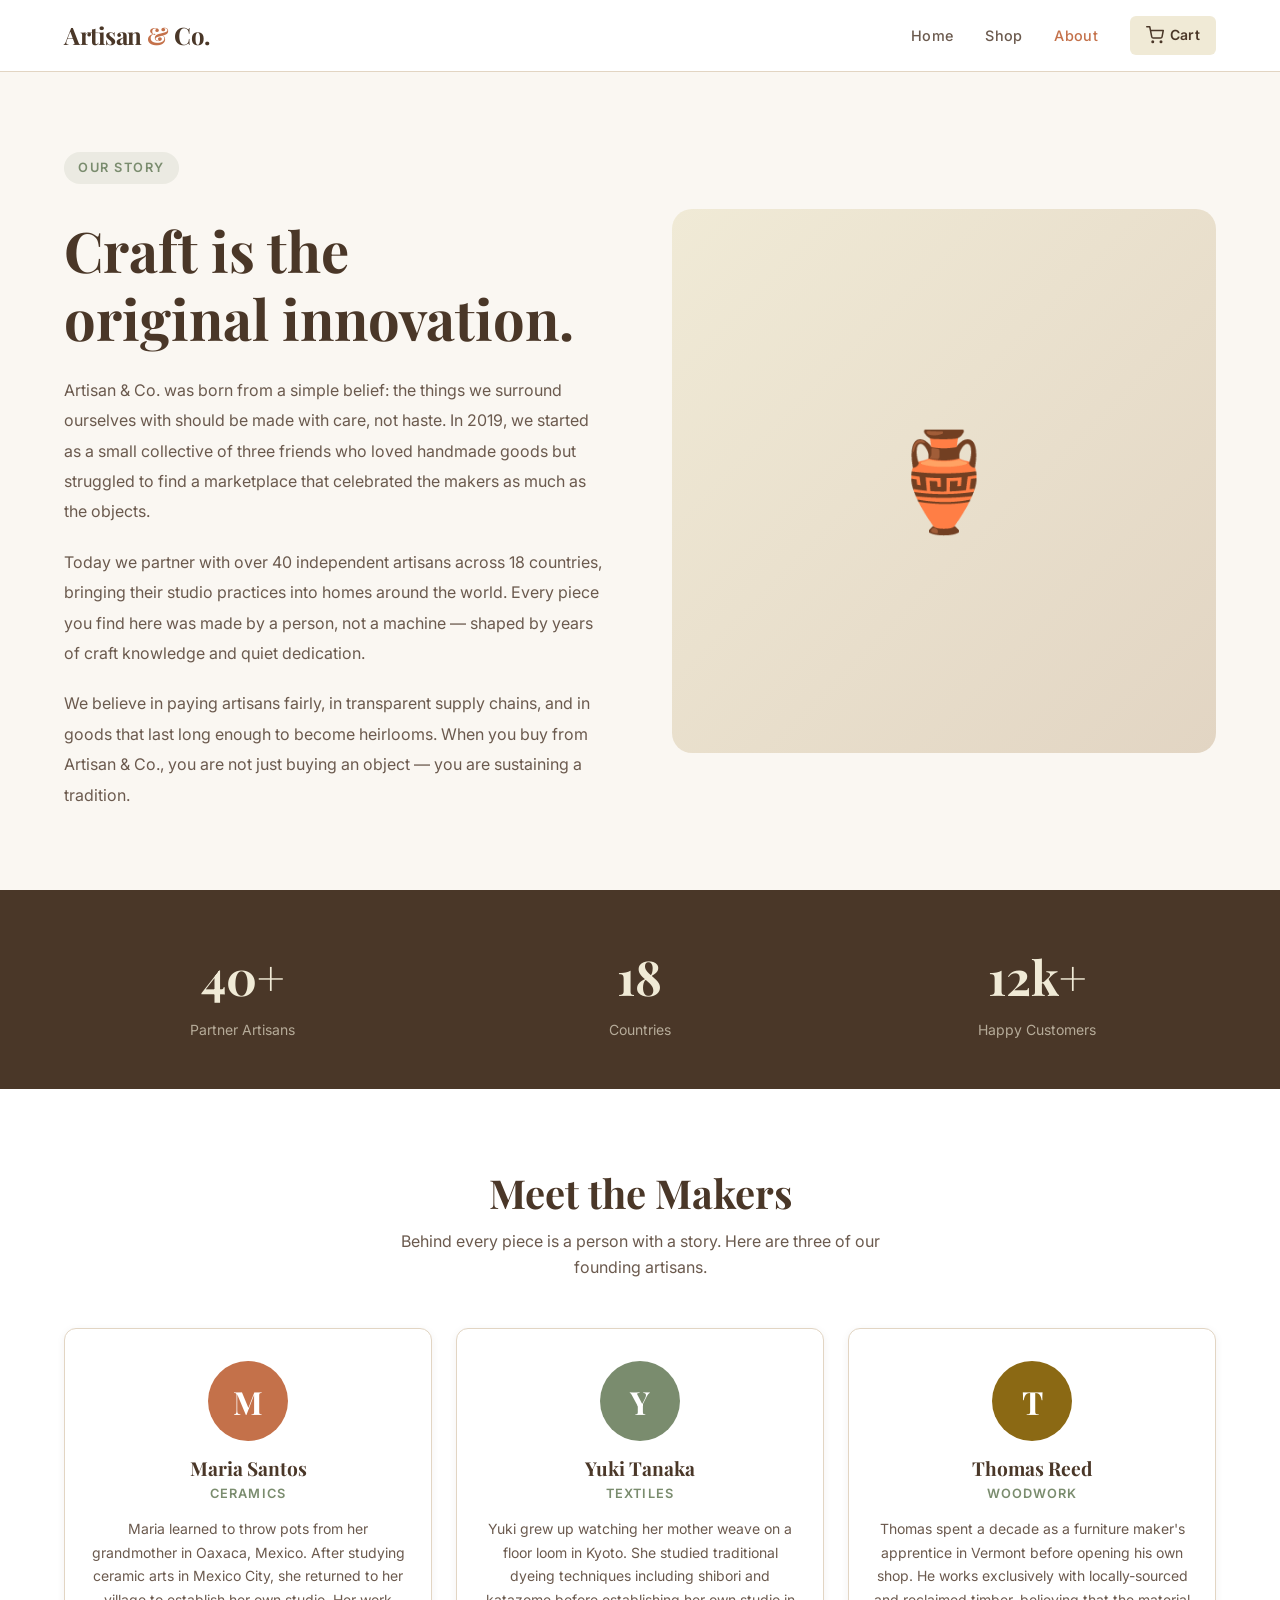
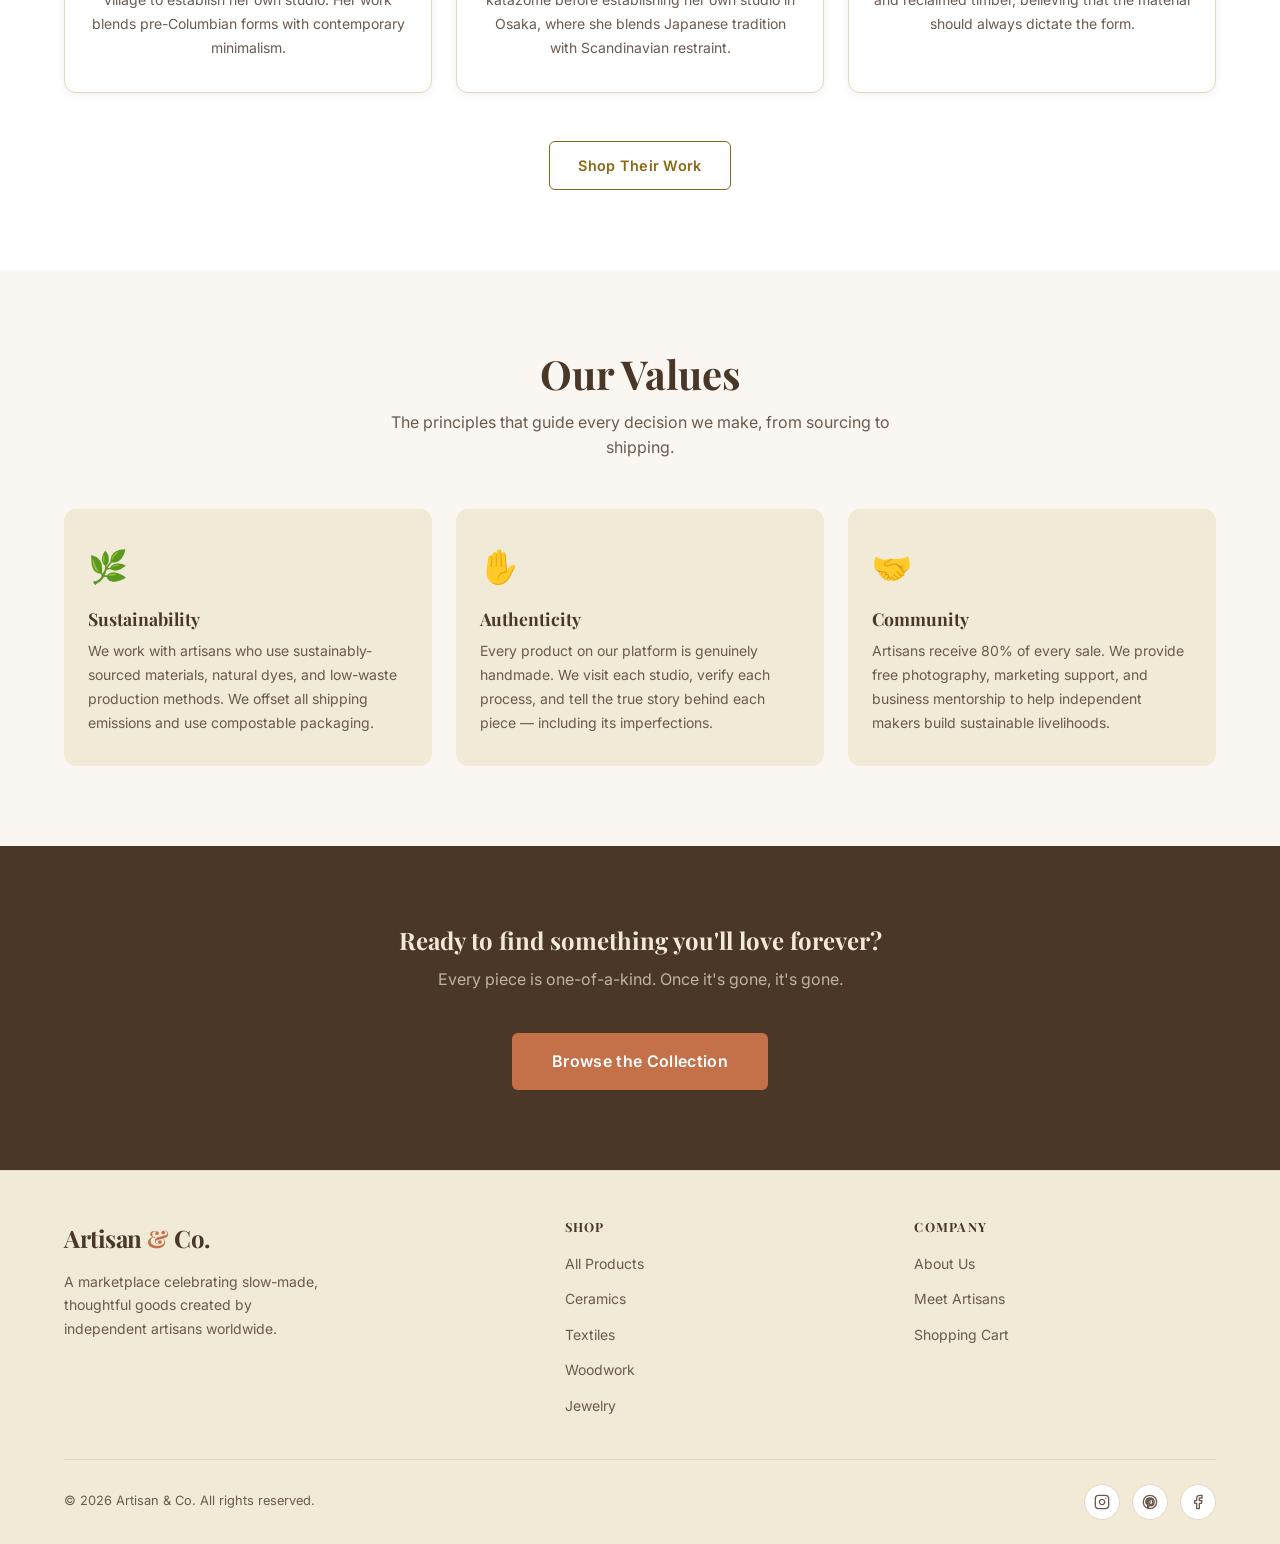
<file: about.html>
<!DOCTYPE html>
<html lang="en">
<head>
  <meta charset="UTF-8" />
  <meta name="viewport" content="width=device-width, initial-scale=1.0" />
  <title>About — Artisan & Co.</title>
  <link rel="preconnect" href="https://fonts.googleapis.com" />
  <link rel="preconnect" href="https://fonts.gstatic.com" crossorigin />
  <link href="https://fonts.googleapis.com/css2?family=Playfair+Display:wght@400;600;700&family=Inter:wght@400;500;600;700&display=swap" rel="stylesheet" />
  <link rel="stylesheet" href="styles.css" />
</head>
<body>

  <nav class="nav">
    <div class="nav-inner">
      <a href="index.html" class="nav-logo">Artisan <span>&</span> Co.</a>
      <button class="hamburger" id="hamburger" aria-label="Toggle menu" aria-expanded="false">
        <span></span><span></span><span></span>
      </button>
      <ul class="nav-links" id="nav-links">
        <li><a href="index.html" class="nav-link">Home</a></li>
        <li><a href="shop.html" class="nav-link">Shop</a></li>
        <li><a href="about.html" class="nav-link">About</a></li>
        <li>
          <a href="cart.html" class="nav-link nav-cart">
            <svg width="18" height="18" viewBox="0 0 24 24" fill="none" stroke="currentColor" stroke-width="2" stroke-linecap="round" stroke-linejoin="round"><circle cx="9" cy="21" r="1"/><circle cx="20" cy="21" r="1"/><path d="M1 1h4l2.68 13.39a2 2 0 0 0 2 1.61h9.72a2 2 0 0 0 2-1.61L23 6H6"/></svg>
            Cart
            <span class="cart-badge" id="cart-badge">0</span>
          </a>
        </li>
      </ul>
    </div>
  </nav>

  <!-- BRAND STORY -->
  <section class="section">
    <div class="container">
      <div class="about-hero">
        <div>
          <span class="hero-eyebrow">Our Story</span>
          <h1 style="font-size:clamp(2rem,5vw,3.5rem);margin:16px 0 24px;">Craft is the<br>original innovation.</h1>
          <p style="color:var(--color-text-muted);line-height:1.9;margin-bottom:20px;">
            Artisan & Co. was born from a simple belief: the things we surround ourselves with should be made with care, not haste. In 2019, we started as a small collective of three friends who loved handmade goods but struggled to find a marketplace that celebrated the makers as much as the objects.
          </p>
          <p style="color:var(--color-text-muted);line-height:1.9;margin-bottom:20px;">
            Today we partner with over 40 independent artisans across 18 countries, bringing their studio practices into homes around the world. Every piece you find here was made by a person, not a machine — shaped by years of craft knowledge and quiet dedication.
          </p>
          <p style="color:var(--color-text-muted);line-height:1.9;">
            We believe in paying artisans fairly, in transparent supply chains, and in goods that last long enough to become heirlooms. When you buy from Artisan & Co., you are not just buying an object — you are sustaining a tradition.
          </p>
        </div>
        <div class="about-hero-visual">🏺</div>
      </div>
    </div>
  </section>

  <!-- STATS -->
  <section class="section-sm" style="background:var(--color-bark);">
    <div class="container">
      <div style="display:grid;grid-template-columns:repeat(3,1fr);gap:40px;text-align:center;">
        <div>
          <div style="font-family:var(--font-display);font-size:3rem;color:var(--color-cream);font-weight:700;">40+</div>
          <div style="color:rgba(240,234,214,0.65);font-size:0.875rem;margin-top:4px;">Partner Artisans</div>
        </div>
        <div>
          <div style="font-family:var(--font-display);font-size:3rem;color:var(--color-cream);font-weight:700;">18</div>
          <div style="color:rgba(240,234,214,0.65);font-size:0.875rem;margin-top:4px;">Countries</div>
        </div>
        <div>
          <div style="font-family:var(--font-display);font-size:3rem;color:var(--color-cream);font-weight:700;">12k+</div>
          <div style="color:rgba(240,234,214,0.65);font-size:0.875rem;margin-top:4px;">Happy Customers</div>
        </div>
      </div>
    </div>
  </section>

  <!-- ARTISANS -->
  <section class="section" style="background:var(--color-white);">
    <div class="container">
      <div class="section-header">
        <h2>Meet the Makers</h2>
        <p>Behind every piece is a person with a story. Here are three of our founding artisans.</p>
      </div>
      <div class="artisan-grid">
        <div class="artisan-card">
          <div class="artisan-avatar" style="background:var(--color-clay);">M</div>
          <h3>Maria Santos</h3>
          <div class="artisan-craft">Ceramics</div>
          <p class="artisan-bio">Maria learned to throw pots from her grandmother in Oaxaca, Mexico. After studying ceramic arts in Mexico City, she returned to her village to establish her own studio. Her work blends pre-Columbian forms with contemporary minimalism.</p>
        </div>
        <div class="artisan-card">
          <div class="artisan-avatar" style="background:var(--color-sage);">Y</div>
          <h3>Yuki Tanaka</h3>
          <div class="artisan-craft">Textiles</div>
          <p class="artisan-bio">Yuki grew up watching her mother weave on a floor loom in Kyoto. She studied traditional dyeing techniques including shibori and katazome before establishing her own studio in Osaka, where she blends Japanese tradition with Scandinavian restraint.</p>
        </div>
        <div class="artisan-card">
          <div class="artisan-avatar" style="background:var(--color-earth);">T</div>
          <h3>Thomas Reed</h3>
          <div class="artisan-craft">Woodwork</div>
          <p class="artisan-bio">Thomas spent a decade as a furniture maker's apprentice in Vermont before opening his own shop. He works exclusively with locally-sourced and reclaimed timber, believing that the material should always dictate the form.</p>
        </div>
      </div>
      <div style="text-align:center;margin-top:48px;">
        <a href="shop.html" class="btn btn-secondary">Shop Their Work</a>
      </div>
    </div>
  </section>

  <!-- VALUES -->
  <section class="section">
    <div class="container">
      <div class="section-header">
        <h2>Our Values</h2>
        <p>The principles that guide every decision we make, from sourcing to shipping.</p>
      </div>
      <div class="values-grid">
        <div class="value-card">
          <div class="value-icon">🌿</div>
          <h3>Sustainability</h3>
          <p>We work with artisans who use sustainably-sourced materials, natural dyes, and low-waste production methods. We offset all shipping emissions and use compostable packaging.</p>
        </div>
        <div class="value-card">
          <div class="value-icon">✋</div>
          <h3>Authenticity</h3>
          <p>Every product on our platform is genuinely handmade. We visit each studio, verify each process, and tell the true story behind each piece — including its imperfections.</p>
        </div>
        <div class="value-card">
          <div class="value-icon">🤝</div>
          <h3>Community</h3>
          <p>Artisans receive 80% of every sale. We provide free photography, marketing support, and business mentorship to help independent makers build sustainable livelihoods.</p>
        </div>
      </div>
    </div>
  </section>

  <!-- CTA -->
  <section class="section newsletter">
    <div class="container" style="text-align:center;">
      <h2>Ready to find something you'll love forever?</h2>
      <p>Every piece is one-of-a-kind. Once it's gone, it's gone.</p>
      <a href="shop.html" class="btn btn-primary btn-lg" style="margin-top:8px;">Browse the Collection</a>
    </div>
  </section>

  <footer class="footer">
    <div class="container">
      <div class="footer-grid">
        <div class="footer-brand">
          <a href="index.html" class="nav-logo">Artisan <span style="color:var(--color-clay)">&</span> Co.</a>
          <p>A marketplace celebrating slow-made, thoughtful goods created by independent artisans worldwide.</p>
        </div>
        <div class="footer-col">
          <h4>Shop</h4>
          <ul>
            <li><a href="shop.html">All Products</a></li>
            <li><a href="shop.html?category=ceramics">Ceramics</a></li>
            <li><a href="shop.html?category=textiles">Textiles</a></li>
            <li><a href="shop.html?category=woodwork">Woodwork</a></li>
            <li><a href="shop.html?category=jewelry">Jewelry</a></li>
          </ul>
        </div>
        <div class="footer-col">
          <h4>Company</h4>
          <ul>
            <li><a href="about.html">About Us</a></li>
            <li><a href="about.html">Meet Artisans</a></li>
            <li><a href="cart.html">Shopping Cart</a></li>
          </ul>
        </div>
      </div>
      <div class="footer-bottom">
        <p>© 2026 Artisan & Co. All rights reserved.</p>
        <div class="social-links">
          <a href="#" aria-label="Instagram">
            <svg width="16" height="16" viewBox="0 0 24 24" fill="none" stroke="currentColor" stroke-width="2" stroke-linecap="round" stroke-linejoin="round"><rect x="2" y="2" width="20" height="20" rx="5" ry="5"/><path d="M16 11.37A4 4 0 1 1 12.63 8 4 4 0 0 1 16 11.37z"/><line x1="17.5" y1="6.5" x2="17.51" y2="6.5"/></svg>
          </a>
          <a href="#" aria-label="Pinterest">
            <svg width="16" height="16" viewBox="0 0 24 24" fill="none" stroke="currentColor" stroke-width="2" stroke-linecap="round" stroke-linejoin="round"><path d="M12 2C6.477 2 2 6.477 2 12c0 4.236 2.636 7.855 6.356 9.312-.088-.791-.167-2.005.035-2.868.181-.78 1.172-4.97 1.172-4.97s-.299-.598-.299-1.482c0-1.388.806-2.428 1.808-2.428.853 0 1.267.641 1.267 1.408 0 .858-.546 2.140-.828 3.33-.236.995.499 1.806 1.476 1.806 1.772 0 3.135-1.867 3.135-4.561 0-2.385-1.715-4.053-4.163-4.053-2.836 0-4.498 2.126-4.498 4.325 0 .857.33 1.774.74 2.276a.297.297 0 0 1 .069.284c-.075.314-.243.995-.276 1.134-.044.183-.147.222-.338.134-1.249-.581-2.030-2.407-2.030-3.874 0-3.154 2.292-6.052 6.608-6.052 3.469 0 6.165 2.473 6.165 5.776 0 3.447-2.173 6.220-5.19 6.220-1.013 0-1.966-.527-2.292-1.148l-.623 2.378c-.226.869-.835 1.958-1.244 2.621.937.29 1.931.446 2.962.446C17.523 22 22 17.523 22 12S17.523 2 12 2z"/></svg>
          </a>
          <a href="#" aria-label="Facebook">
            <svg width="16" height="16" viewBox="0 0 24 24" fill="none" stroke="currentColor" stroke-width="2" stroke-linecap="round" stroke-linejoin="round"><path d="M18 2h-3a5 5 0 0 0-5 5v3H7v4h3v8h4v-8h3l1-4h-4V7a1 1 0 0 1 1-1h3z"/></svg>
          </a>
        </div>
      </div>
    </div>
  </footer>

  <script src="products.js"></script>
  <script src="cart.js"></script>
  <script src="nav.js"></script>
</body>
</html>
</file>
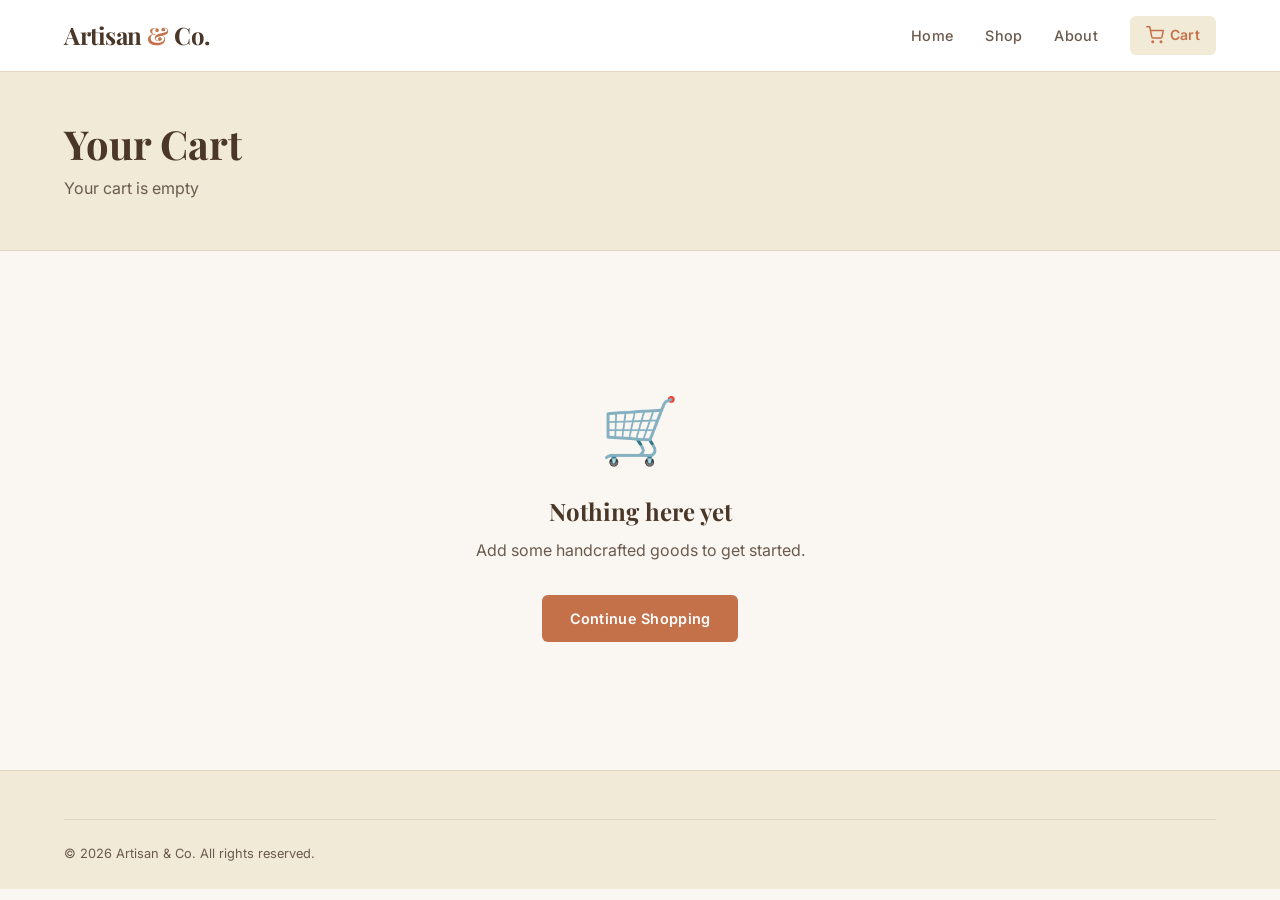
<file: cart.html>
<!DOCTYPE html>
<html lang="en">
<head>
  <meta charset="UTF-8" />
  <meta name="viewport" content="width=device-width, initial-scale=1.0" />
  <title>Cart — Artisan & Co.</title>
  <link rel="preconnect" href="https://fonts.googleapis.com" />
  <link rel="preconnect" href="https://fonts.gstatic.com" crossorigin />
  <link href="https://fonts.googleapis.com/css2?family=Playfair+Display:wght@400;600;700&family=Inter:wght@400;500;600;700&display=swap" rel="stylesheet" />
  <link rel="stylesheet" href="styles.css" />
</head>
<body>

  <nav class="nav">
    <div class="nav-inner">
      <a href="index.html" class="nav-logo">Artisan <span>&</span> Co.</a>
      <button class="hamburger" id="hamburger" aria-label="Toggle menu" aria-expanded="false">
        <span></span><span></span><span></span>
      </button>
      <ul class="nav-links" id="nav-links">
        <li><a href="index.html" class="nav-link">Home</a></li>
        <li><a href="shop.html" class="nav-link">Shop</a></li>
        <li><a href="about.html" class="nav-link">About</a></li>
        <li>
          <a href="cart.html" class="nav-link nav-cart">
            <svg width="18" height="18" viewBox="0 0 24 24" fill="none" stroke="currentColor" stroke-width="2" stroke-linecap="round" stroke-linejoin="round"><circle cx="9" cy="21" r="1"/><circle cx="20" cy="21" r="1"/><path d="M1 1h4l2.68 13.39a2 2 0 0 0 2 1.61h9.72a2 2 0 0 0 2-1.61L23 6H6"/></svg>
            Cart
            <span class="cart-badge" id="cart-badge">0</span>
          </a>
        </li>
      </ul>
    </div>
  </nav>

  <div class="page-header">
    <div class="container">
      <h1>Your Cart</h1>
      <p id="cart-header-count">Loading…</p>
    </div>
  </div>

  <section class="section-sm">
    <div class="container">
      <div class="cart-layout" id="cart-layout"></div>
    </div>
  </section>

  <footer class="footer">
    <div class="container">
      <div class="footer-bottom">
        <p>© 2026 Artisan & Co. All rights reserved.</p>
      </div>
    </div>
  </footer>

  <div class="toast" id="toast">
    <svg width="16" height="16" viewBox="0 0 24 24" fill="none" stroke="currentColor" stroke-width="2.5" stroke-linecap="round" stroke-linejoin="round"><polyline points="20 6 9 17 4 12"/></svg>
    <span id="toast-msg"></span>
  </div>

  <script src="products.js"></script>
  <script src="cart.js"></script>
  <script src="nav.js"></script>
  <script>
    const SHIPPING = 420;

    function showToast(msg) {
      const t = document.getElementById("toast");
      document.getElementById("toast-msg").textContent = msg;
      t.classList.add("show");
      setTimeout(() => t.classList.remove("show"), 3000);
    }

    function renderCart() {
      const cart = getCart();
      const layout = document.getElementById("cart-layout");
      const headerCount = document.getElementById("cart-header-count");

      if (cart.length === 0) {
        headerCount.textContent = "Your cart is empty";
        layout.innerHTML = `
          <div class="empty-cart">
            <div style="font-size:4rem;margin-bottom:16px;">🛒</div>
            <h2>Nothing here yet</h2>
            <p>Add some handcrafted goods to get started.</p>
            <a href="shop.html" class="btn btn-primary">Continue Shopping</a>
          </div>`;
        return;
      }

      const totalItems = cart.reduce((s, i) => s + i.quantity, 0);
      headerCount.textContent = `${totalItems} item${totalItems !== 1 ? "s" : ""} in your cart`;

      const subtotal = cart.reduce((sum, item) => {
        const p = products.find(p => p.id === item.id);
        return sum + (p ? p.price * item.quantity : 0);
      }, 0);
      const total = subtotal + SHIPPING;

      const itemsHtml = cart.map(item => {
        const p = products.find(p => p.id === item.id);
        if (!p) return "";
        return `
          <div class="cart-item" id="item-${p.id}">
            <div class="cart-item-image" style="background:${p.color}">${p.name[0]}</div>
            <div class="cart-item-info">
              <a href="product.html?id=${p.id}"><div class="cart-item-name">${p.name}</div></a>
              <div class="cart-item-artisan">by ${p.artisan}</div>
              <div style="font-size:0.8rem;color:var(--color-sage);text-transform:uppercase;letter-spacing:0.06em;margin-top:2px">${p.category}</div>
            </div>
            <div class="cart-item-controls">
              <div class="cart-item-price">₹${(p.price * item.quantity).toFixed(2)}</div>
              <div class="qty-controls" style="transform:scale(0.9);transform-origin:right center">
                <button class="qty-btn" onclick="handleQtyChange(${p.id}, -1)">−</button>
                <div class="qty-display" style="display:flex;align-items:center;justify-content:center">${item.quantity}</div>
                <button class="qty-btn" onclick="handleQtyChange(${p.id}, 1)">+</button>
              </div>
              <button class="remove-btn" onclick="handleRemove(${p.id})">
                <svg width="14" height="14" viewBox="0 0 24 24" fill="none" stroke="currentColor" stroke-width="2" stroke-linecap="round" stroke-linejoin="round"><polyline points="3 6 5 6 21 6"/><path d="M19 6l-1 14a2 2 0 0 1-2 2H8a2 2 0 0 1-2-2L5 6"/><path d="M10 11v6"/><path d="M14 11v6"/><path d="M9 6V4a1 1 0 0 1 1-1h4a1 1 0 0 1 1 1v2"/></svg>
                Remove
              </button>
            </div>
          </div>`;
      }).join("");

      layout.innerHTML = `
        <div>
          <div style="border-top:1px solid var(--color-border);">${itemsHtml}</div>
          <div style="margin-top:20px;">
            <a href="shop.html" style="font-size:0.875rem;color:var(--color-text-muted);display:inline-flex;align-items:center;gap:6px;">← Continue Shopping</a>
          </div>
        </div>
        <div>
          <div class="order-summary">
            <h3>Order Summary</h3>
            <div class="summary-row"><span>Subtotal</span><span>₹${subtotal.toFixed(2)}</span></div>
            <div class="summary-row"><span>Shipping</span><span>₹${SHIPPING.toFixed(2)}</span></div>
            <div class="summary-row total"><span>Total</span><span>₹${total.toFixed(2)}</span></div>
            <button class="btn btn-primary btn-full" style="margin-top:20px;" onclick="handleCheckout()">
              Proceed to Checkout
            </button>
            <p style="font-size:0.75rem;color:var(--color-text-muted);text-align:center;margin-top:12px;">
              Free returns · Secure checkout
            </p>
          </div>
        </div>`;
    }

    function handleQtyChange(id, delta) {
      updateQuantity(id, delta);
      renderCart();
    }

    function handleRemove(id) {
      removeFromCart(id);
      renderCart();
      showToast("Item removed from cart");
    }

    function handleCheckout() {
      showToast("Order placed! Thank you for supporting artisans. 🎉");
      setTimeout(() => {
        clearCart();
        renderCart();
      }, 1200);
    }

    renderCart();
  </script>
</body>
</html>
</file>
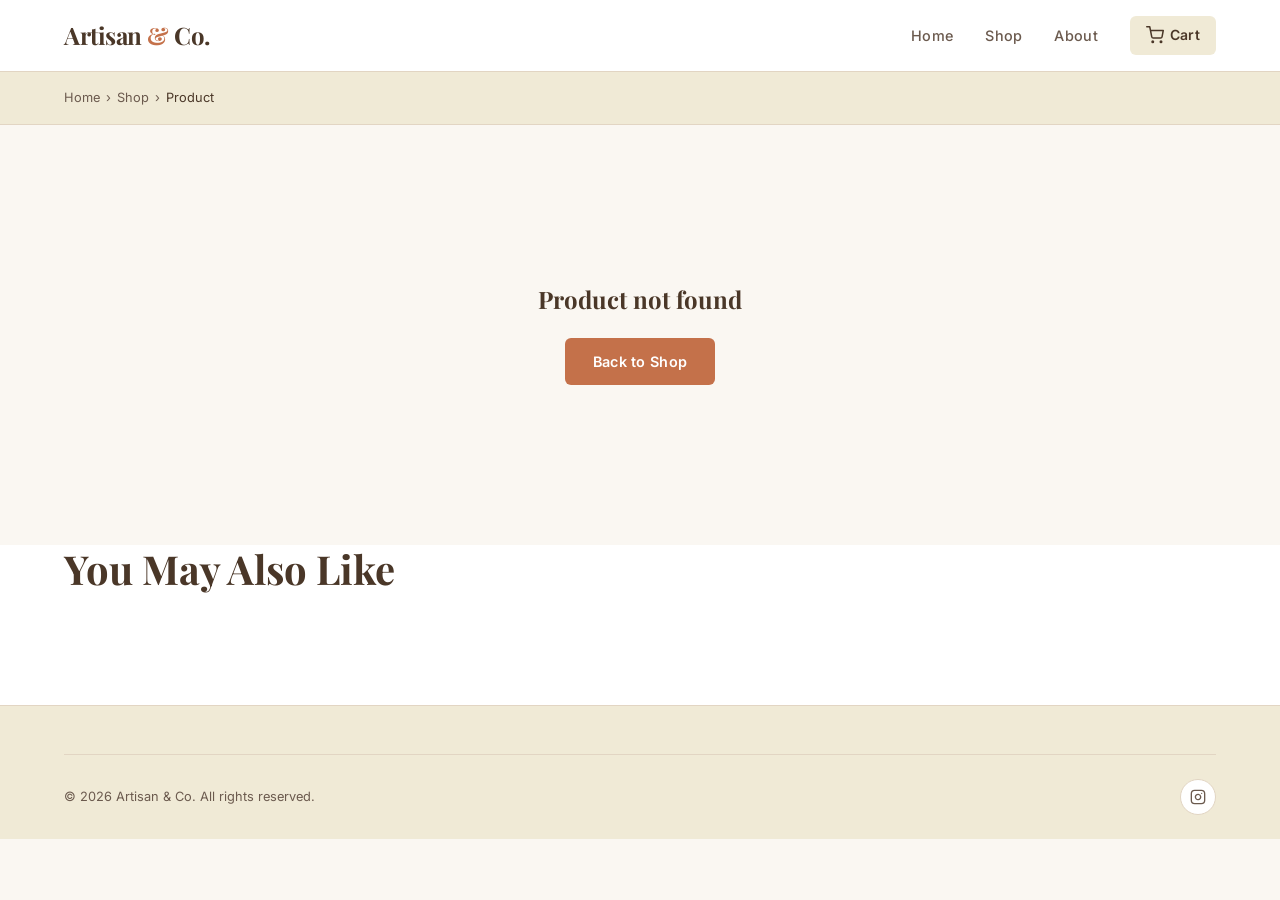
<file: product.html>
<!DOCTYPE html>
<html lang="en">
<head>
  <meta charset="UTF-8" />
  <meta name="viewport" content="width=device-width, initial-scale=1.0" />
  <title>Product — Artisan & Co.</title>
  <link rel="preconnect" href="https://fonts.googleapis.com" />
  <link rel="preconnect" href="https://fonts.gstatic.com" crossorigin />
  <link href="https://fonts.googleapis.com/css2?family=Playfair+Display:wght@400;600;700&family=Inter:wght@400;500;600;700&display=swap" rel="stylesheet" />
  <link rel="stylesheet" href="styles.css" />
</head>
<body>

  <nav class="nav">
    <div class="nav-inner">
      <a href="index.html" class="nav-logo">Artisan <span>&</span> Co.</a>
      <button class="hamburger" id="hamburger" aria-label="Toggle menu" aria-expanded="false">
        <span></span><span></span><span></span>
      </button>
      <ul class="nav-links" id="nav-links">
        <li><a href="index.html" class="nav-link">Home</a></li>
        <li><a href="shop.html" class="nav-link">Shop</a></li>
        <li><a href="about.html" class="nav-link">About</a></li>
        <li>
          <a href="cart.html" class="nav-link nav-cart">
            <svg width="18" height="18" viewBox="0 0 24 24" fill="none" stroke="currentColor" stroke-width="2" stroke-linecap="round" stroke-linejoin="round"><circle cx="9" cy="21" r="1"/><circle cx="20" cy="21" r="1"/><path d="M1 1h4l2.68 13.39a2 2 0 0 0 2 1.61h9.72a2 2 0 0 0 2-1.61L23 6H6"/></svg>
            Cart
            <span class="cart-badge" id="cart-badge">0</span>
          </a>
        </li>
      </ul>
    </div>
  </nav>

  <div style="padding: 16px 0; background: var(--color-cream); border-bottom: 1px solid var(--color-border);">
    <div class="container">
      <nav style="font-size:0.8rem; color:var(--color-text-muted); display:flex; gap:6px; align-items:center;">
        <a href="index.html" style="color:var(--color-text-muted)">Home</a>
        <span>›</span>
        <a href="shop.html" style="color:var(--color-text-muted)">Shop</a>
        <span>›</span>
        <span id="breadcrumb-name" style="color:var(--color-bark)">Product</span>
      </nav>
    </div>
  </div>

  <section class="section">
    <div class="container">
      <div class="product-detail" id="product-detail">
        <div style="text-align:center; color:var(--color-text-muted); padding: 80px 0; grid-column:1/-1;">Loading product…</div>
      </div>
    </div>
  </section>

  <section class="section" style="background:var(--color-white); padding-top:0;">
    <div class="container">
      <div class="section-header" style="text-align:left; margin-bottom:32px;">
        <h2>You May Also Like</h2>
      </div>
      <div class="product-grid" id="related-grid"></div>
    </div>
  </section>

  <footer class="footer">
    <div class="container">
      <div class="footer-bottom">
        <p>© 2026 Artisan & Co. All rights reserved.</p>
        <div class="social-links">
          <a href="#" aria-label="Instagram">
            <svg width="16" height="16" viewBox="0 0 24 24" fill="none" stroke="currentColor" stroke-width="2" stroke-linecap="round" stroke-linejoin="round"><rect x="2" y="2" width="20" height="20" rx="5" ry="5"/><path d="M16 11.37A4 4 0 1 1 12.63 8 4 4 0 0 1 16 11.37z"/><line x1="17.5" y1="6.5" x2="17.51" y2="6.5"/></svg>
          </a>
        </div>
      </div>
    </div>
  </footer>

  <div class="toast" id="toast">
    <svg width="16" height="16" viewBox="0 0 24 24" fill="none" stroke="currentColor" stroke-width="2.5" stroke-linecap="round" stroke-linejoin="round"><polyline points="20 6 9 17 4 12"/></svg>
    <span id="toast-msg"></span>
  </div>

  <script src="products.js"></script>
  <script src="cart.js"></script>
  <script src="nav.js"></script>
  <script>
    let qty = 1;

    function showToast(msg) {
      const t = document.getElementById("toast");
      document.getElementById("toast-msg").textContent = msg;
      t.classList.add("show");
      setTimeout(() => t.classList.remove("show"), 3000);
    }

    function changeQty(delta) {
      qty = Math.max(1, qty + delta);
      document.getElementById("qty-display").value = qty;
    }

    const params = new URLSearchParams(window.location.search);
    const id = parseInt(params.get("id"));
    const product = products.find(p => p.id === id);

    if (!product) {
      document.getElementById("product-detail").innerHTML =
        `<div style="grid-column:1/-1;text-align:center;padding:80px 0;">
          <h2>Product not found</h2>
          <a href="shop.html" class="btn btn-primary" style="margin-top:24px;display:inline-flex">Back to Shop</a>
        </div>`;
    } else {
      document.title = `${product.name} — Artisan & Co.`;
      document.getElementById("breadcrumb-name").textContent = product.name;

      document.getElementById("product-detail").innerHTML = `
        <div class="product-detail-image">
          <img src="https://picsum.photos/seed/artisan${product.id}/600/600" alt="${product.name}" />
        </div>
        <div class="detail-meta">
          <span class="detail-category">${product.category}</span>
          <h1 class="detail-name">${product.name}</h1>
          <p class="detail-artisan">By <strong>${product.artisan}</strong></p>
          <div class="detail-price">₹${product.price}</div>
          <p class="detail-desc">${product.description}</p>
          <div class="detail-specs">
            <div class="detail-spec">
              <span class="label">Material</span>
              <span class="value">${product.material}</span>
            </div>
            <div class="detail-spec">
              <span class="label">Dimensions</span>
              <span class="value">${product.dimensions}</span>
            </div>
            <div class="detail-spec">
              <span class="label">Artisan</span>
              <span class="value">${product.artisan}</span>
            </div>
          </div>
          <div class="add-to-cart-row">
            <div class="qty-controls">
              <button class="qty-btn" onclick="changeQty(-1)">−</button>
              <input class="qty-display" id="qty-display" type="number" value="1" min="1" readonly />
              <button class="qty-btn" onclick="changeQty(1)">+</button>
            </div>
            <button class="btn btn-primary btn-lg" onclick="addToCart(${product.id}, qty); showToast('${product.name} added to cart!')">
              Add to Cart
            </button>
          </div>
          <a href="shop.html" style="font-size:0.85rem; color:var(--color-text-muted); display:inline-flex; align-items:center; gap:6px; margin-top:8px;">
            ← Continue Shopping
          </a>
        </div>`;

      const related = products
        .filter(p => p.category === product.category && p.id !== product.id)
        .slice(0, 3);

      if (related.length === 0) {
        products.filter(p => p.id !== product.id).slice(0, 3).forEach(p => related.push(p));
      }

      document.getElementById("related-grid").innerHTML = related.map(p => `
        <div class="product-card">
          <a href="product.html?id=${p.id}">
            <div class="product-image">
              <img src="https://picsum.photos/seed/artisan${p.id}/400/300" alt="${p.name}" loading="lazy" />
            </div>
          </a>
          <div class="product-info">
            <span class="product-category">${p.category}</span>
            <a href="product.html?id=${p.id}"><div class="product-name">${p.name}</div></a>
            <div class="product-artisan">by ${p.artisan}</div>
            <div class="product-footer">
              <span class="product-price">₹${p.price}</span>
              <button class="btn btn-primary btn-sm" onclick="addToCart(${p.id},1);showToast('Added to cart!')">Add to Cart</button>
            </div>
          </div>
        </div>`).join("");
    }
  </script>
</body>
</html>
</file>
<file: styles.css>
/* ===== DESIGN TOKENS ===== */
:root {
  --color-warm-bg: #FAF7F2;
  --color-cream: #F0EAD6;
  --color-earth: #8B6914;
  --color-bark: #4A3728;
  --color-clay: #C4714A;
  --color-sage: #7A8C6E;
  --color-text: #2C1810;
  --color-text-muted: #6B5A4E;
  --color-white: #FFFFFF;
  --color-border: #E2D5C3;
  --font-display: 'Playfair Display', serif;
  --font-body: 'Inter', sans-serif;
  --radius-sm: 6px;
  --radius-md: 12px;
  --radius-lg: 20px;
  --shadow-card: 0 2px 8px rgba(44, 24, 16, 0.06);
  --shadow-hover: 0 8px 24px rgba(44, 24, 16, 0.12);
  --max-width: 1200px;
  --nav-height: 72px;
}

/* ===== RESET & BASE ===== */
*, *::before, *::after { box-sizing: border-box; margin: 0; padding: 0; }

html { scroll-behavior: smooth; }

body {
  font-family: var(--font-body);
  background-color: var(--color-warm-bg);
  color: var(--color-text);
  line-height: 1.6;
  font-size: 16px;
}

img { max-width: 100%; display: block; }
a { color: inherit; text-decoration: none; }
button { cursor: pointer; font-family: var(--font-body); border: none; }
ul { list-style: none; }

h1, h2, h3, h4 {
  font-family: var(--font-display);
  color: var(--color-bark);
  line-height: 1.2;
}

/* ===== LAYOUT ===== */
.container {
  max-width: var(--max-width);
  margin: 0 auto;
  padding: 0 24px;
}

.section { padding: 80px 0; }
.section-sm { padding: 48px 0; }

.section-header {
  text-align: center;
  margin-bottom: 48px;
}
.section-header h2 { font-size: clamp(1.75rem, 4vw, 2.5rem); margin-bottom: 12px; }
.section-header p { color: var(--color-text-muted); max-width: 520px; margin: 0 auto; }

/* ===== NAVIGATION ===== */
.nav {
  position: sticky;
  top: 0;
  z-index: 100;
  background: var(--color-white);
  border-bottom: 1px solid var(--color-border);
  height: var(--nav-height);
}

.nav-inner {
  display: flex;
  align-items: center;
  justify-content: space-between;
  height: 100%;
  max-width: var(--max-width);
  margin: 0 auto;
  padding: 0 24px;
}

.nav-logo {
  font-family: var(--font-display);
  font-size: 1.5rem;
  color: var(--color-bark);
  font-weight: 700;
  letter-spacing: -0.02em;
}
.nav-logo span { color: var(--color-clay); }

.nav-links {
  display: flex;
  align-items: center;
  gap: 32px;
}

.nav-link {
  font-size: 0.9rem;
  font-weight: 500;
  color: var(--color-text-muted);
  transition: color 0.2s;
  letter-spacing: 0.02em;
}
.nav-link:hover, .nav-link.active { color: var(--color-clay); }

.nav-cart {
  position: relative;
  display: flex;
  align-items: center;
  gap: 6px;
  padding: 8px 16px;
  background: var(--color-cream);
  border-radius: var(--radius-sm);
  font-size: 0.875rem;
  font-weight: 600;
  color: var(--color-bark);
  transition: background 0.2s;
}
.nav-cart:hover { background: var(--color-border); }

.cart-badge {
  position: absolute;
  top: -6px;
  right: -6px;
  width: 20px;
  height: 20px;
  background: var(--color-clay);
  color: white;
  border-radius: 50%;
  font-size: 0.7rem;
  font-weight: 700;
  display: none;
  align-items: center;
  justify-content: center;
}

.hamburger {
  display: none;
  flex-direction: column;
  gap: 5px;
  background: none;
  padding: 4px;
}
.hamburger span {
  display: block;
  width: 24px;
  height: 2px;
  background: var(--color-bark);
  border-radius: 2px;
  transition: all 0.3s;
}

/* ===== BUTTONS ===== */
.btn {
  display: inline-flex;
  align-items: center;
  justify-content: center;
  gap: 8px;
  padding: 12px 28px;
  border-radius: var(--radius-sm);
  font-size: 0.9rem;
  font-weight: 600;
  transition: all 0.2s;
  letter-spacing: 0.02em;
}

.btn-primary {
  background: var(--color-clay);
  color: var(--color-white);
}
.btn-primary:hover { background: #b5623c; transform: translateY(-1px); box-shadow: 0 4px 12px rgba(196,113,74,0.3); }

.btn-secondary {
  background: transparent;
  color: var(--color-earth);
  border: 1.5px solid var(--color-earth);
}
.btn-secondary:hover { background: var(--color-earth); color: white; }

.btn-outline {
  background: transparent;
  color: var(--color-bark);
  border: 1.5px solid var(--color-border);
}
.btn-outline:hover { border-color: var(--color-bark); }

.btn-sm { padding: 8px 18px; font-size: 0.8rem; }
.btn-lg { padding: 16px 40px; font-size: 1rem; }
.btn-full { width: 100%; }

/* ===== PRODUCT CARD ===== */
.product-card {
  background: var(--color-white);
  border: 1px solid var(--color-border);
  border-radius: var(--radius-md);
  box-shadow: var(--shadow-card);
  overflow: hidden;
  transition: transform 0.2s, box-shadow 0.2s;
  display: flex;
  flex-direction: column;
}
.product-card:hover { transform: translateY(-4px); box-shadow: var(--shadow-hover); }

.product-image {
  width: 100%;
  aspect-ratio: 4/3;
  display: flex;
  align-items: center;
  justify-content: center;
  font-size: 3rem;
  font-family: var(--font-display);
  font-weight: 700;
  color: white;
  position: relative;
  overflow: hidden;
}
.product-image img {
  width: 100%;
  height: 100%;
  object-fit: cover;
  display: block;
}
.product-image::after {
  content: '';
  position: absolute;
  inset: 0;
  background: linear-gradient(135deg, rgba(255,255,255,0.15) 0%, transparent 60%);
}

.product-info { padding: 16px; flex: 1; display: flex; flex-direction: column; gap: 6px; }

.product-category {
  font-size: 0.7rem;
  font-weight: 600;
  text-transform: uppercase;
  letter-spacing: 0.08em;
  color: var(--color-sage);
}

.product-name {
  font-family: var(--font-display);
  font-size: 1.05rem;
  color: var(--color-bark);
  line-height: 1.3;
}

.product-artisan {
  font-size: 0.8rem;
  color: var(--color-text-muted);
}

.product-footer {
  display: flex;
  align-items: center;
  justify-content: space-between;
  margin-top: auto;
  padding-top: 12px;
  gap: 8px;
}

.product-price {
  font-size: 1.1rem;
  font-weight: 700;
  color: var(--color-bark);
}

/* ===== PRODUCT GRID ===== */
.product-grid {
  display: grid;
  grid-template-columns: repeat(auto-fill, minmax(240px, 1fr));
  gap: 24px;
}

/* ===== HERO ===== */
.hero {
  background: linear-gradient(135deg, var(--color-cream) 0%, var(--color-warm-bg) 100%);
  padding: 100px 0 80px;
  position: relative;
  overflow: hidden;
}

.hero::before {
  content: '';
  position: absolute;
  top: -60px; right: -60px;
  width: 400px; height: 400px;
  border-radius: 50%;
  background: rgba(196, 113, 74, 0.08);
}
.hero::after {
  content: '';
  position: absolute;
  bottom: -80px; left: -40px;
  width: 300px; height: 300px;
  border-radius: 50%;
  background: rgba(122, 140, 110, 0.08);
}

.hero-inner {
  max-width: 680px;
  position: relative;
  z-index: 1;
}

.hero-eyebrow {
  display: inline-block;
  font-size: 0.8rem;
  font-weight: 600;
  text-transform: uppercase;
  letter-spacing: 0.12em;
  color: var(--color-sage);
  margin-bottom: 16px;
  padding: 6px 14px;
  background: rgba(122, 140, 110, 0.12);
  border-radius: 100px;
}

.hero h1 {
  font-size: clamp(2.5rem, 6vw, 4rem);
  color: var(--color-bark);
  margin-bottom: 20px;
  letter-spacing: -0.02em;
}

.hero-sub {
  font-size: 1.125rem;
  color: var(--color-text-muted);
  margin-bottom: 36px;
  max-width: 480px;
  line-height: 1.7;
}

.hero-actions { display: flex; gap: 16px; flex-wrap: wrap; }

/* ===== CATEGORIES ===== */
.categories-grid {
  display: grid;
  grid-template-columns: repeat(3, 1fr);
  gap: 24px;
}

.category-card {
  background: var(--color-white);
  border: 1px solid var(--color-border);
  border-radius: var(--radius-lg);
  padding: 40px 24px;
  text-align: center;
  transition: all 0.2s;
  cursor: pointer;
  box-shadow: var(--shadow-card);
}
.category-card:hover { transform: translateY(-4px); box-shadow: var(--shadow-hover); border-color: var(--color-clay); }

.category-icon { font-size: 2.5rem; margin-bottom: 16px; }
.category-card h3 { font-size: 1.2rem; margin-bottom: 8px; }
.category-card p { font-size: 0.85rem; color: var(--color-text-muted); }

/* ===== NEWSLETTER ===== */
.newsletter {
  background: var(--color-bark);
  color: var(--color-white);
  text-align: center;
}
.newsletter h2 { color: var(--color-cream); }
.newsletter p { color: rgba(240,234,214,0.7); margin: 12px 0 32px; }

.newsletter-form {
  display: flex;
  gap: 12px;
  max-width: 440px;
  margin: 0 auto;
}
.newsletter-form input {
  flex: 1;
  padding: 12px 18px;
  border-radius: var(--radius-sm);
  border: 1.5px solid rgba(255,255,255,0.2);
  background: rgba(255,255,255,0.08);
  color: white;
  font-family: var(--font-body);
  font-size: 0.9rem;
  outline: none;
  transition: border-color 0.2s;
}
.newsletter-form input::placeholder { color: rgba(255,255,255,0.4); }
.newsletter-form input:focus { border-color: var(--color-clay); }

/* ===== FOOTER ===== */
.footer {
  background: var(--color-cream);
  border-top: 1px solid var(--color-border);
  padding: 48px 0 24px;
}

.footer-grid {
  display: grid;
  grid-template-columns: 1.5fr 1fr 1fr;
  gap: 48px;
  margin-bottom: 40px;
}

.footer-brand p { color: var(--color-text-muted); font-size: 0.875rem; margin-top: 12px; max-width: 260px; line-height: 1.7; }

.footer-col h4 { font-size: 0.8rem; text-transform: uppercase; letter-spacing: 0.1em; color: var(--color-bark); margin-bottom: 16px; }
.footer-col ul { display: flex; flex-direction: column; gap: 10px; }
.footer-col ul a { font-size: 0.875rem; color: var(--color-text-muted); transition: color 0.2s; }
.footer-col ul a:hover { color: var(--color-clay); }

.footer-bottom {
  border-top: 1px solid var(--color-border);
  padding-top: 24px;
  display: flex;
  align-items: center;
  justify-content: space-between;
  flex-wrap: wrap;
  gap: 16px;
}

.footer-bottom p { font-size: 0.8rem; color: var(--color-text-muted); }

.social-links { display: flex; gap: 12px; }
.social-links a {
  width: 36px; height: 36px;
  border-radius: 50%;
  background: var(--color-white);
  border: 1px solid var(--color-border);
  display: flex; align-items: center; justify-content: center;
  color: var(--color-text-muted);
  transition: all 0.2s;
}
.social-links a:hover { background: var(--color-clay); color: white; border-color: var(--color-clay); }

/* ===== SHOP PAGE ===== */
.page-header {
  background: var(--color-cream);
  padding: 48px 0;
  border-bottom: 1px solid var(--color-border);
}
.page-header h1 { font-size: clamp(1.75rem, 4vw, 2.5rem); }
.page-header p { color: var(--color-text-muted); margin-top: 8px; }

.filter-bar {
  display: flex;
  gap: 10px;
  flex-wrap: wrap;
  margin-bottom: 32px;
}

.filter-btn {
  padding: 8px 20px;
  border-radius: 100px;
  font-size: 0.85rem;
  font-weight: 500;
  background: var(--color-white);
  border: 1.5px solid var(--color-border);
  color: var(--color-text-muted);
  transition: all 0.2s;
}
.filter-btn:hover { border-color: var(--color-clay); color: var(--color-clay); }
.filter-btn.active { background: var(--color-clay); color: white; border-color: var(--color-clay); }

.shop-meta {
  display: flex;
  align-items: center;
  justify-content: space-between;
  margin-bottom: 24px;
}
.product-count { font-size: 0.875rem; color: var(--color-text-muted); }

/* ===== PRODUCT DETAIL ===== */
.product-detail {
  display: grid;
  grid-template-columns: 1fr 1fr;
  gap: 64px;
  align-items: start;
}

.product-detail-image {
  aspect-ratio: 1;
  border-radius: var(--radius-lg);
  overflow: hidden;
  display: flex;
  align-items: center;
  justify-content: center;
  font-size: 5rem;
  font-family: var(--font-display);
  font-weight: 700;
  color: white;
  position: sticky;
  top: calc(var(--nav-height) + 24px);
}
.product-detail-image img {
  width: 100%;
  height: 100%;
  object-fit: cover;
  display: block;
}

.detail-meta { display: flex; flex-direction: column; gap: 24px; }
.detail-category { font-size: 0.8rem; font-weight: 600; text-transform: uppercase; letter-spacing: 0.1em; color: var(--color-sage); }
.detail-name { font-size: clamp(1.75rem, 3vw, 2.5rem); }
.detail-artisan { color: var(--color-text-muted); font-size: 0.95rem; }
.detail-price { font-size: 2rem; font-weight: 700; color: var(--color-bark); }
.detail-desc { color: var(--color-text-muted); line-height: 1.8; }

.detail-specs {
  background: var(--color-cream);
  border-radius: var(--radius-md);
  padding: 20px;
  display: flex;
  flex-direction: column;
  gap: 12px;
}
.detail-spec { display: flex; justify-content: space-between; font-size: 0.875rem; }
.detail-spec .label { color: var(--color-text-muted); }
.detail-spec .value { font-weight: 500; color: var(--color-bark); }

.qty-controls {
  display: flex;
  align-items: center;
  gap: 0;
  border: 1.5px solid var(--color-border);
  border-radius: var(--radius-sm);
  overflow: hidden;
  width: fit-content;
}
.qty-btn {
  width: 40px; height: 40px;
  background: var(--color-cream);
  border: none;
  font-size: 1.2rem;
  color: var(--color-bark);
  transition: background 0.2s;
  display: flex; align-items: center; justify-content: center;
}
.qty-btn:hover { background: var(--color-border); }
.qty-display {
  width: 48px; height: 40px;
  text-align: center;
  font-weight: 600;
  font-size: 1rem;
  border: none;
  background: white;
  color: var(--color-bark);
  border-left: 1.5px solid var(--color-border);
  border-right: 1.5px solid var(--color-border);
  font-family: var(--font-body);
  outline: none;
}

.add-to-cart-row { display: flex; gap: 16px; align-items: center; flex-wrap: wrap; }

/* ===== CART PAGE ===== */
.cart-layout {
  display: grid;
  grid-template-columns: 1fr 340px;
  gap: 40px;
  align-items: start;
}

.cart-item {
  display: grid;
  grid-template-columns: 80px 1fr auto;
  gap: 16px;
  align-items: center;
  padding: 20px 0;
  border-bottom: 1px solid var(--color-border);
}

.cart-item-image {
  width: 80px; height: 80px;
  border-radius: var(--radius-sm);
  display: flex; align-items: center; justify-content: center;
  font-size: 1.5rem;
  font-family: var(--font-display);
  font-weight: 700;
  color: white;
  flex-shrink: 0;
}

.cart-item-info { display: flex; flex-direction: column; gap: 4px; }
.cart-item-name { font-family: var(--font-display); font-size: 1rem; color: var(--color-bark); }
.cart-item-artisan { font-size: 0.8rem; color: var(--color-text-muted); }

.cart-item-controls {
  display: flex;
  flex-direction: column;
  align-items: flex-end;
  gap: 12px;
}
.cart-item-price { font-weight: 700; color: var(--color-bark); }

.remove-btn {
  background: none;
  border: none;
  color: var(--color-text-muted);
  font-size: 0.8rem;
  padding: 4px;
  transition: color 0.2s;
}
.remove-btn:hover { color: #c0392b; }

.order-summary {
  background: var(--color-white);
  border: 1px solid var(--color-border);
  border-radius: var(--radius-md);
  padding: 28px;
  box-shadow: var(--shadow-card);
  position: sticky;
  top: calc(var(--nav-height) + 24px);
}
.order-summary h3 { font-size: 1.2rem; margin-bottom: 20px; padding-bottom: 16px; border-bottom: 1px solid var(--color-border); }

.summary-row {
  display: flex;
  justify-content: space-between;
  font-size: 0.9rem;
  margin-bottom: 12px;
  color: var(--color-text-muted);
}
.summary-row.total {
  font-weight: 700;
  font-size: 1.1rem;
  color: var(--color-bark);
  border-top: 1px solid var(--color-border);
  padding-top: 16px;
  margin-top: 8px;
}

.empty-cart {
  text-align: center;
  padding: 80px 0;
  grid-column: 1 / -1;
}
.empty-cart h2 { margin-bottom: 12px; }
.empty-cart p { color: var(--color-text-muted); margin-bottom: 32px; }

/* ===== ABOUT PAGE ===== */
.about-hero {
  display: grid;
  grid-template-columns: 1fr 1fr;
  gap: 64px;
  align-items: center;
}

.about-hero-visual {
  aspect-ratio: 1;
  border-radius: var(--radius-lg);
  background: linear-gradient(135deg, var(--color-cream), var(--color-border));
  display: flex;
  align-items: center;
  justify-content: center;
  font-size: 6rem;
}

.artisan-grid {
  display: grid;
  grid-template-columns: repeat(3, 1fr);
  gap: 24px;
}

.artisan-card {
  background: var(--color-white);
  border: 1px solid var(--color-border);
  border-radius: var(--radius-md);
  padding: 32px 24px;
  text-align: center;
  box-shadow: var(--shadow-card);
}

.artisan-avatar {
  width: 80px; height: 80px;
  border-radius: 50%;
  margin: 0 auto 16px;
  display: flex;
  align-items: center;
  justify-content: center;
  font-size: 2rem;
  font-family: var(--font-display);
  font-weight: 700;
  color: white;
}

.artisan-card h3 { font-size: 1.2rem; margin-bottom: 4px; }
.artisan-craft { font-size: 0.8rem; font-weight: 600; text-transform: uppercase; letter-spacing: 0.08em; color: var(--color-sage); margin-bottom: 12px; }
.artisan-bio { font-size: 0.875rem; color: var(--color-text-muted); line-height: 1.7; }

.values-grid {
  display: grid;
  grid-template-columns: repeat(3, 1fr);
  gap: 24px;
}

.value-card {
  background: var(--color-cream);
  border-radius: var(--radius-md);
  padding: 32px 24px;
}

.value-icon { font-size: 2rem; margin-bottom: 16px; }
.value-card h3 { font-size: 1.1rem; margin-bottom: 10px; }
.value-card p { font-size: 0.875rem; color: var(--color-text-muted); line-height: 1.7; }

/* ===== TOAST ===== */
.toast {
  position: fixed;
  bottom: 24px;
  right: 24px;
  background: var(--color-bark);
  color: white;
  padding: 14px 24px;
  border-radius: var(--radius-md);
  font-size: 0.9rem;
  font-weight: 500;
  box-shadow: 0 8px 24px rgba(0,0,0,0.15);
  transform: translateY(100px);
  opacity: 0;
  transition: all 0.3s cubic-bezier(0.34, 1.56, 0.64, 1);
  z-index: 999;
  display: flex;
  align-items: center;
  gap: 10px;
}
.toast.show { transform: translateY(0); opacity: 1; }

/* ===== RESPONSIVE ===== */
@media (max-width: 900px) {
  .categories-grid { grid-template-columns: repeat(3, 1fr); gap: 16px; }
  .footer-grid { grid-template-columns: 1fr 1fr; }
  .footer-brand { grid-column: 1 / -1; }
  .product-detail { grid-template-columns: 1fr; gap: 40px; }
  .product-detail-image { position: static; }
  .cart-layout { grid-template-columns: 1fr; }
  .order-summary { position: static; }
  .about-hero { grid-template-columns: 1fr; }
  .about-hero-visual { display: none; }
  .artisan-grid { grid-template-columns: 1fr; max-width: 400px; margin: 0 auto; }
  .values-grid { grid-template-columns: 1fr; }
}

@media (max-width: 640px) {
  .nav-links {
    display: none;
    position: absolute;
    top: var(--nav-height);
    left: 0; right: 0;
    background: var(--color-white);
    flex-direction: column;
    align-items: flex-start;
    padding: 16px 24px;
    border-bottom: 1px solid var(--color-border);
    box-shadow: 0 8px 24px rgba(44,24,16,0.08);
    gap: 0;
  }
  .nav-links.open { display: flex; }
  .nav-link { padding: 12px 0; width: 100%; border-bottom: 1px solid var(--color-border); }
  .nav-link:last-child { border-bottom: none; }
  .hamburger { display: flex; }
  .categories-grid { grid-template-columns: 1fr; }
  .hero { padding: 60px 0 50px; }
  .hero-actions { flex-direction: column; }
  .newsletter-form { flex-direction: column; }
  .product-grid { grid-template-columns: repeat(auto-fill, minmax(200px, 1fr)); }
  .artisan-grid { grid-template-columns: 1fr; }
  .values-grid { grid-template-columns: 1fr; }
  .footer-grid { grid-template-columns: 1fr; }
  .footer-bottom { flex-direction: column; text-align: center; }
  .cart-item { grid-template-columns: 64px 1fr; }
  .cart-item-controls { grid-column: 1 / -1; flex-direction: row; justify-content: space-between; }
}
</file>
